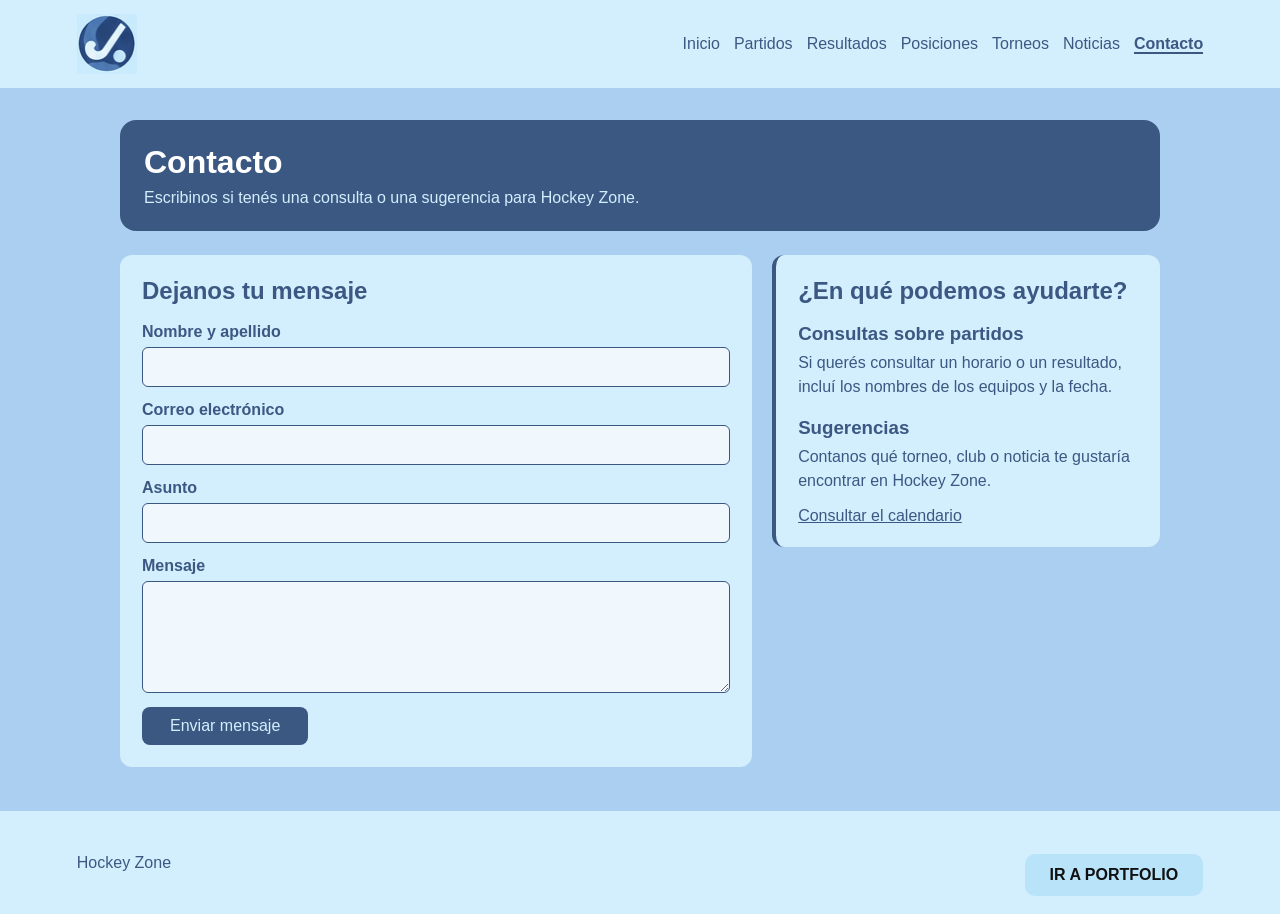
<file: contacto.html>
<!DOCTYPE html>
<html lang="es">
<head>
  <meta charset="UTF-8">
  <meta name="viewport" content="width=device-width, initial-scale=1.0">
  <link rel="stylesheet" href="../css/stylesheet.css">
  <title>Contacto | Hockey Zone</title>
</head>
<body class="pagina_contacto">
  <header>
    <a href="../index.html">
      <img class="logo" src="../img/logo.png" alt="Hockey Zone">
    </a>

    <nav>
      <ul class="nav_flex">
        <li><a href="../index.html">Inicio</a></li>
        <li><a href="partidos.html">Partidos</a></li>
        <li><a href="resultados.html">Resultados</a></li>
        <li><a href="posiciones.html">Posiciones</a></li>
        <li><a href="torneo.html">Torneos</a></li>
        <li><a href="noticias.html">Noticias</a></li>
        <li><a class="activo" href="contacto.html">Contacto</a></li>
      </ul>
    </nav>
  </header>

  <main class="contenido_contacto">
    <section class="titulo_contacto">
      <h1>Contacto</h1>
      <p>Escribinos si tenés una consulta o una sugerencia para Hockey Zone.</p>
    </section>

    <div class="bloques_contacto">
      <section class="formulario_contacto">
        <h2>Dejanos tu mensaje</h2>

        <form>
          <div class="campo_contacto">
            <label for="nombre">Nombre y apellido</label>
            <input type="text" id="nombre" name="nombre">
          </div>

          <div class="campo_contacto">
            <label for="correo">Correo electrónico</label>
            <input type="email" id="correo" name="correo">
          </div>

          <div class="campo_contacto">
            <label for="asunto">Asunto</label>
            <input type="text" id="asunto" name="asunto">
          </div>

          <div class="campo_contacto">
            <label for="mensaje">Mensaje</label>
            <textarea id="mensaje" name="mensaje" rows="5"></textarea>
          </div>

          <button class="boton" type="submit" disabled>Enviar mensaje</button>
        </form>
      </section>

      <section class="informacion_contacto">
        <h2>¿En qué podemos ayudarte?</h2>

        <h3>Consultas sobre partidos</h3>
        <p>Si querés consultar un horario o un resultado, incluí los nombres de los equipos y la fecha.</p>

        <h3>Sugerencias</h3>
        <p>Contanos qué torneo, club o noticia te gustaría encontrar en Hockey Zone.</p>

        <a href="partidos.html">Consultar el calendario</a>
      </section>
    </div>
  </main>

  <footer>
    <p>Hockey Zone</p>
    <a class="boton-portfolio" href="portfolio.html">
      IR A PORTFOLIO
    </a>
  </footer>
</body>
</html>
</file>
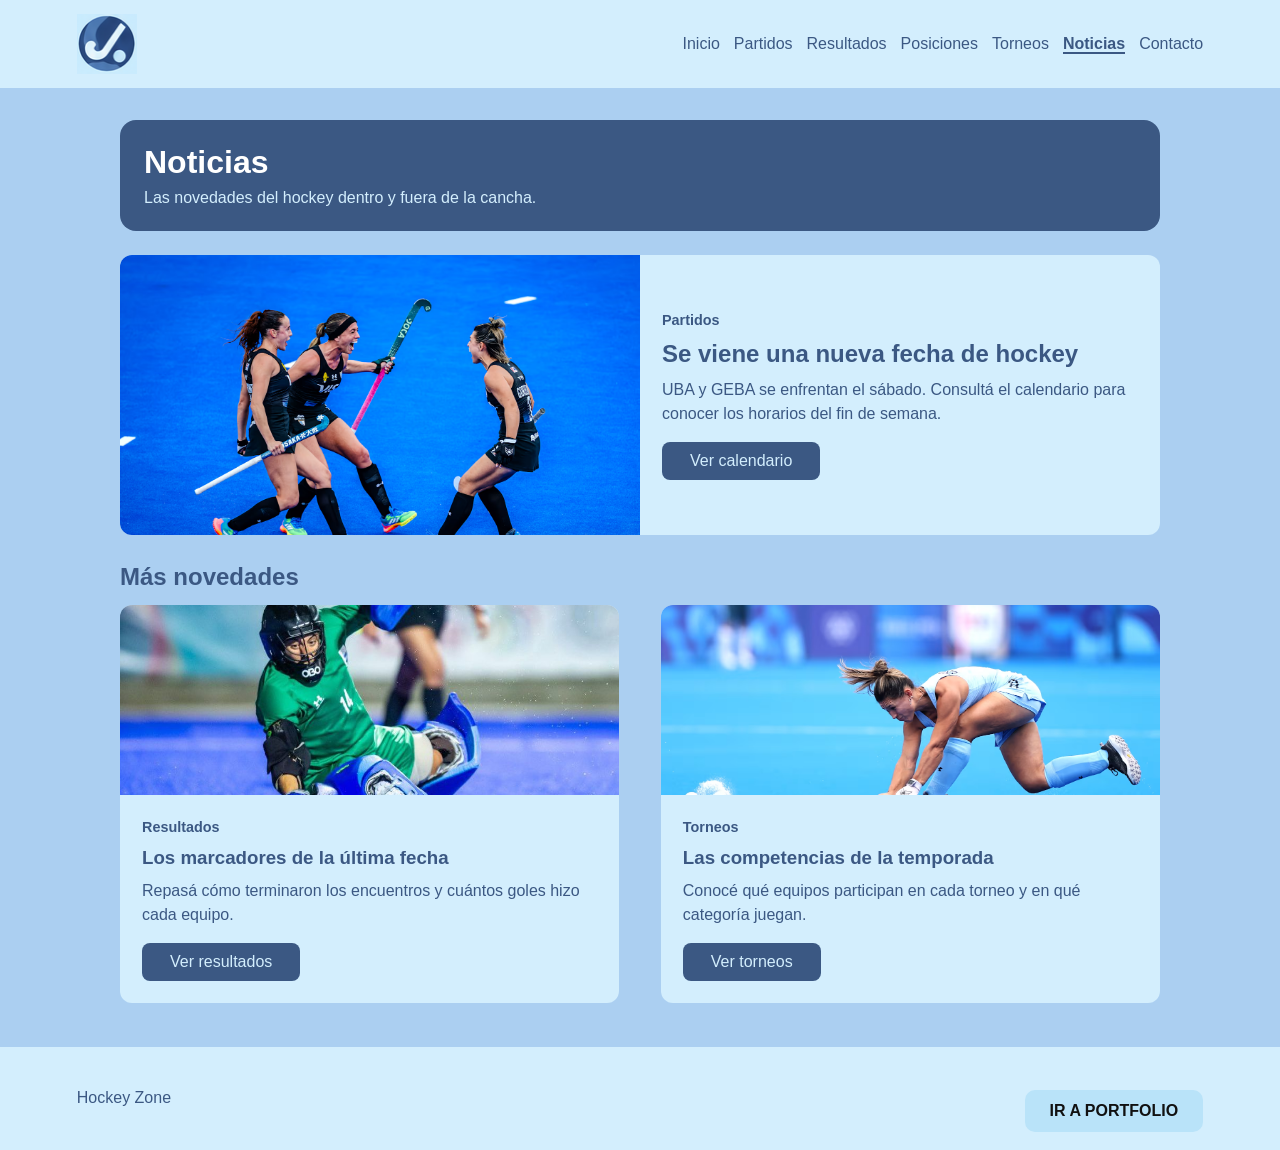
<file: noticias.html>
<!DOCTYPE html>
<html lang="es">
<head>
  <meta charset="UTF-8">
  <meta name="viewport" content="width=device-width, initial-scale=1.0">
  <link rel="stylesheet" href="../css/stylesheet.css">
  <title>Noticias | Hockey Zone</title>
</head>
<body class="pagina_noticias">
  <header>
    <a href="../index.html">
      <img class="logo" src="../img/logo.png" alt="Hockey Zone">
    </a>

    <nav>
      <ul class="nav_flex">
        <li><a href="../index.html">Inicio</a></li>
        <li><a href="partidos.html">Partidos</a></li>
        <li><a href="resultados.html">Resultados</a></li>
        <li><a href="posiciones.html">Posiciones</a></li>
        <li><a href="torneo.html">Torneos</a></li>
        <li><a class="activo" href="noticias.html">Noticias</a></li>
        <li><a href="contacto.html">Contacto</a></li>
      </ul>
    </nav>
  </header>

  <main class="contenido_noticias">
    <section class="titulo_noticias">
      <h1>Noticias</h1>
      <p>Las novedades del hockey dentro y fuera de la cancha.</p>
    </section>

    <section class="noticia_destacada">
      <img src="../img/partido.jpg" alt="Jugadoras de hockey festejando">

      <div class="texto_noticia">
        <p class="categoria_noticia">Partidos</p>
        <h2>Se viene una nueva fecha de hockey</h2>
        <p>UBA y GEBA se enfrentan el sábado. Consultá el calendario para conocer los horarios del fin de semana.</p>
        <a class="boton" href="partidos.html">Ver calendario</a>
      </div>
    </section>

    <section class="mas_noticias">
      <h2>Más novedades</h2>

      <div class="tarjetas_noticias">
        <div class="tarjeta_noticia">
          <img src="../img/arquera.jpeg" alt="Arquera de hockey con camiseta verde">

          <div class="texto_noticia">
            <p class="categoria_noticia">Resultados</p>
            <h3>Los marcadores de la última fecha</h3>
            <p>Repasá cómo terminaron los encuentros y cuántos goles hizo cada equipo.</p>
            <a class="boton" href="resultados.html">Ver resultados</a>
          </div>
        </div>

        <div class="tarjeta_noticia">
          <img src="../img/hero.jpg" alt="Jugadora de hockey con camiseta celeste">

          <div class="texto_noticia">
            <p class="categoria_noticia">Torneos</p>
            <h3>Las competencias de la temporada</h3>
            <p>Conocé qué equipos participan en cada torneo y en qué categoría juegan.</p>
            <a class="boton" href="torneo.html">Ver torneos</a>
          </div>
        </div>
      </div>
    </section>
  </main>

  <footer>
    <p>Hockey Zone</p>
    <a class="boton-portfolio" href="portfolio.html">
      IR A PORTFOLIO
    </a>
  </footer>
</body>
</html>
</file>
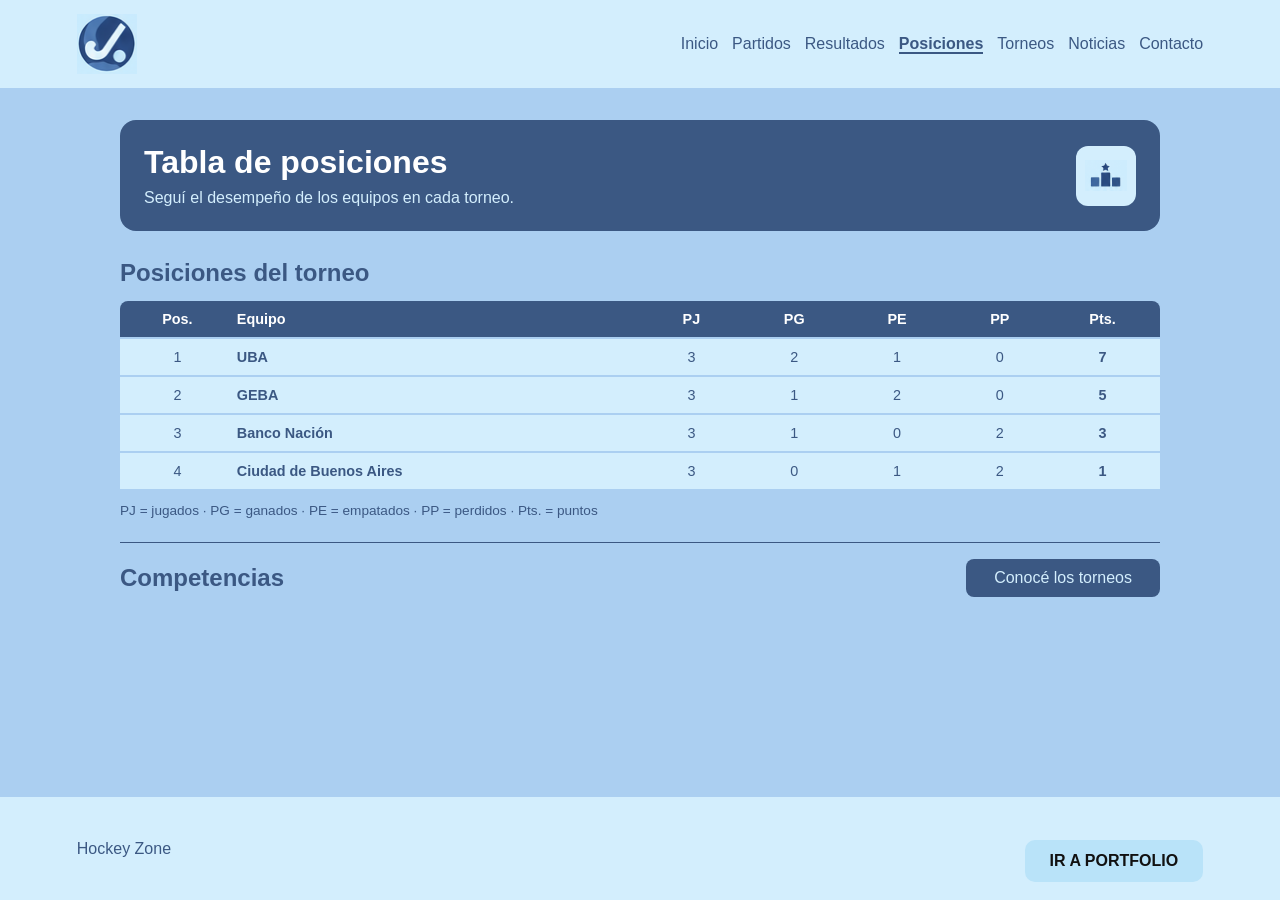
<file: posiciones.html>
<!DOCTYPE html>
<html lang="es">
<head>
  <meta charset="UTF-8">
  <meta name="viewport" content="width=device-width, initial-scale=1.0">
  <link rel="stylesheet" href="../css/stylesheet.css">
  <title>Posiciones | Hockey Zone</title>
</head>
<body class="pagina_posiciones">
  <header>
    <a href="../index.html">
      <img class="logo" src="../img/logo.png" alt="Hockey Zone">
    </a>

    <nav>
      <ul class="nav_flex">
        <li><a href="../index.html">Inicio</a></li>
        <li><a href="partidos.html">Partidos</a></li>
        <li><a href="resultados.html">Resultados</a></li>
        <li><a class="activo" href="posiciones.html">Posiciones</a></li>
        <li><a href="torneo.html">Torneos</a></li>
        <li><a href="noticias.html">Noticias</a></li>
        <li><a href="contacto.html">Contacto</a></li>
      </ul>
    </nav>
  </header>

  <main class="contenido_posiciones">
    <section class="titulo_posiciones">
      <div>
        <h1>Tabla de posiciones</h1>
        <p>Seguí el desempeño de los equipos en cada torneo.</p>
      </div>
      <img class="icono_posiciones" src="../img/posiciones.png" alt="">
    </section>

    <section class="clasificacion">
      <h2>Posiciones del torneo</h2>

      <div class="fila_posiciones encabezado_posiciones">
        <p>Pos.</p>
        <p class="nombre_equipo">Equipo</p>
        <p>PJ</p>
        <p>PG</p>
        <p>PE</p>
        <p>PP</p>
        <p>Pts.</p>
      </div>

      <div class="fila_posiciones">
        <p>1</p>
        <p class="nombre_equipo">UBA</p>
        <p>3</p>
        <p>2</p>
        <p>1</p>
        <p>0</p>
        <p class="puntos">7</p>
      </div>

      <div class="fila_posiciones">
        <p>2</p>
        <p class="nombre_equipo">GEBA</p>
        <p>3</p>
        <p>1</p>
        <p>2</p>
        <p>0</p>
        <p class="puntos">5</p>
      </div>

      <div class="fila_posiciones">
        <p>3</p>
        <p class="nombre_equipo">Banco Nación</p>
        <p>3</p>
        <p>1</p>
        <p>0</p>
        <p>2</p>
        <p class="puntos">3</p>
      </div>

      <div class="fila_posiciones">
        <p>4</p>
        <p class="nombre_equipo">Ciudad de Buenos Aires</p>
        <p>3</p>
        <p>0</p>
        <p>1</p>
        <p>2</p>
        <p class="puntos">1</p>
      </div>

      <p class="referencias_posiciones">
        PJ = jugados · PG = ganados · PE = empatados · PP = perdidos · Pts. = puntos
      </p>
    </section>

    <section class="enlace_torneos">
      <h2>Competencias</h2>
      <a class="boton" href="torneo.html">Conocé los torneos</a>
    </section>
  </main>

  <footer>
    <p>Hockey Zone</p>
    <a class="boton-portfolio" href="portfolio.html">
      IR A PORTFOLIO
    </a>
  </footer>
</body>
</html>
</file>
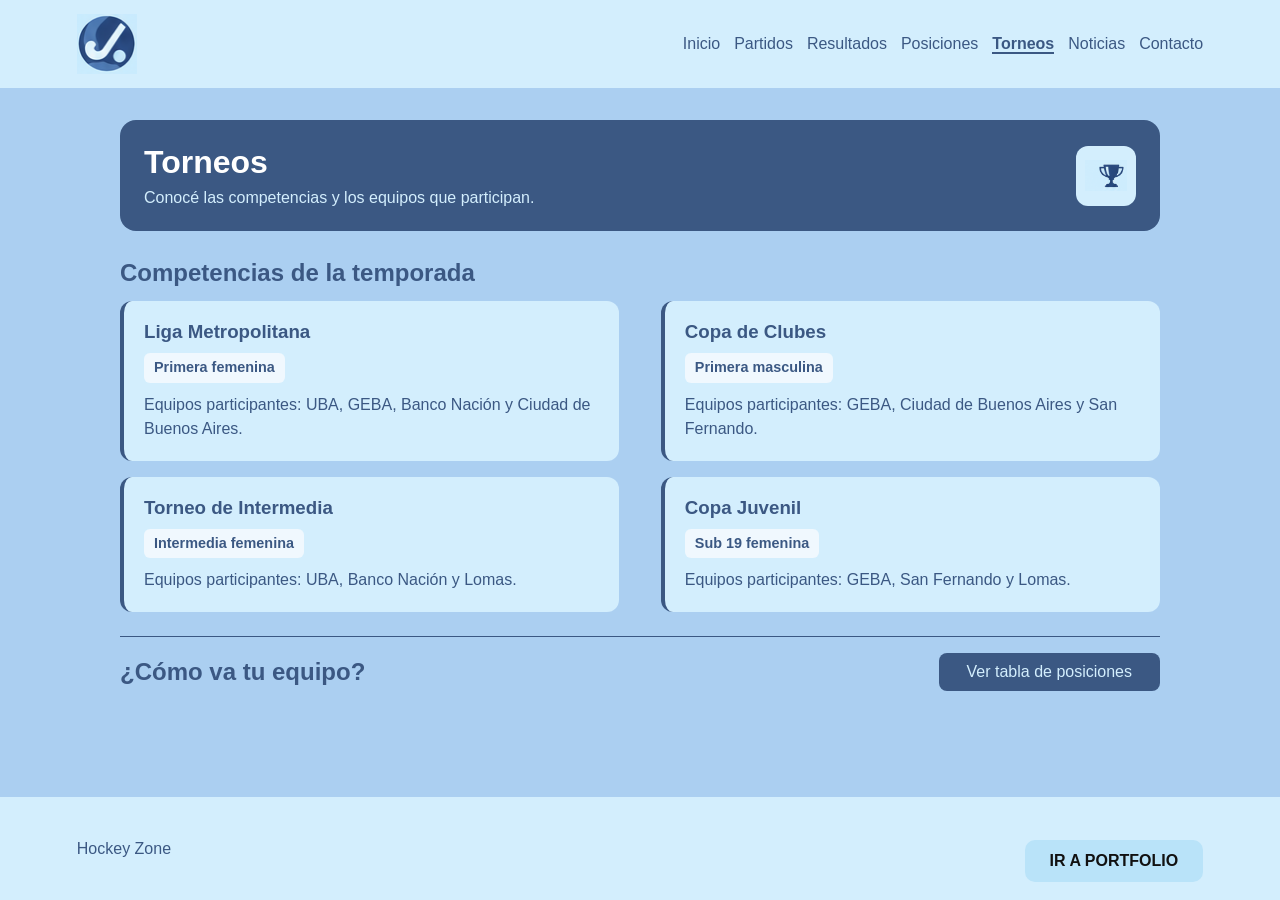
<file: torneo.html>
<!DOCTYPE html>
<html lang="es">
<head>
  <meta charset="UTF-8">
  <meta name="viewport" content="width=device-width, initial-scale=1.0">
  <link rel="stylesheet" href="../css/stylesheet.css">
  <title>Torneos | Hockey Zone</title>
</head>
<body class="pagina_torneos">
  <header>
    <a href="../index.html">
      <img class="logo" src="../img/logo.png" alt="Hockey Zone">
    </a>

    <nav>
      <ul class="nav_flex">
        <li><a href="../index.html">Inicio</a></li>
        <li><a href="partidos.html">Partidos</a></li>
        <li><a href="resultados.html">Resultados</a></li>
        <li><a href="posiciones.html">Posiciones</a></li>
        <li><a class="activo" href="torneo.html">Torneos</a></li>
        <li><a href="noticias.html">Noticias</a></li>
        <li><a href="contacto.html">Contacto</a></li>
      </ul>
    </nav>
  </header>

  <main class="contenido_torneos">
    <section class="titulo_torneos">
      <div>
        <h1>Torneos</h1>
        <p>Conocé las competencias y los equipos que participan.</p>
      </div>

      <img class="icono_torneos" src="../img/trofeo.png" alt="">
    </section>

    <section class="competencias_torneos">
      <h2>Competencias de la temporada</h2>

      <div class="tarjetas_torneos">
        <div class="tarjeta_torneo">
          <h3>Liga Metropolitana</h3>
          <p class="categoria_torneo">Primera femenina</p>
          <p>Equipos participantes: UBA, GEBA, Banco Nación y Ciudad de Buenos Aires.</p>
        </div>

        <div class="tarjeta_torneo">
          <h3>Copa de Clubes</h3>
          <p class="categoria_torneo">Primera masculina</p>
          <p>Equipos participantes: GEBA, Ciudad de Buenos Aires y San Fernando.</p>
        </div>

        <div class="tarjeta_torneo">
          <h3>Torneo de Intermedia</h3>
          <p class="categoria_torneo">Intermedia femenina</p>
          <p>Equipos participantes: UBA, Banco Nación y Lomas.</p>
        </div>

        <div class="tarjeta_torneo">
          <h3>Copa Juvenil</h3>
          <p class="categoria_torneo">Sub 19 femenina</p>
          <p>Equipos participantes: GEBA, San Fernando y Lomas.</p>
        </div>
      </div>
    </section>

    <section class="enlace_posiciones">
      <h2>¿Cómo va tu equipo?</h2>
      <a class="boton" href="posiciones.html">Ver tabla de posiciones</a>
    </section>
  </main>

  <footer>
    <p>Hockey Zone</p>
    <a class="boton-portfolio" href="portfolio.html">
      IR A PORTFOLIO
    </a>
  </footer>
</body>
</html>
</file>
<file: css/stylesheet.css>
* {
    margin: 0;
    padding: 0;
    box-sizing: border-box;
}

/* ESTILO DE FUENTE */
h1, h2, h3, h4, h5, h6, p, a {
    font-family: "Clarity City", sans-serif;
    color: #3b5883;
}

body {
    background-color: #abcff1;
}

p {
    font-size: 1rem;
    margin: 12px 0 24px 0;
}

/* ENCABEZADO */
header {
    height: 90px;
    padding: 15px 6%;
    background-color: #d3eefd;
}

.logo {
    width: 60px;
    height: 60px;
    float: left;
}

nav {
    float: right;
    margin-top: 20px;
}

nav a {
    margin-left: 18px;
}

/* CONTENIDO PRINCIPAL */
main {
    background-color: #abcff1;
}

/* PORTADA */
.portada {
    height: 400px;
    background-color: #abcff1;
}

.texto_portada {
    width: 50%;
    height: 400px;
    padding: 60px 6%;
    float: left;
}

h1 {
    font-size: 3rem;
}

.imagen_portada {
    width: 50%;
    height: 400px;
    float: left;
}

.imagen_portada img {
    width: 100%;
    height: 400px;
    object-fit: cover;
}

/* BOTONES */
.boton {
    padding: 10px 28px;
    background-color: #3b5883;
    color: #d3eefd;
}

/* CUATRO ACCESOS */
.accesos {
    height: 360px;
    padding: 20px 4%;
    background-color: #abcff1;
}

.accesos h2, .actividad h2 {
    text-align: center;
    margin-bottom: 20px;
}

.tarjeta {
    width: 23%;
    height: 270px;
    margin: 0 1%;
    padding: 18px;
    border: 1px solid #abcff1;
    background-color: #d3eefd;
    text-align: center;
    float: left;
}

.tarjeta img {
    width: 80px;
    height: 80px;
    margin-bottom: 10px;
}

.tarjeta p {
    font-size: 0.9rem;
}

/* ARTÍCULOS */
.actividad {
    height: 520px;
    padding: 30px 5%;
    background-color: #abcff1;
}

article {
    width: 48%;
    height: 400px;
    margin: 0 1%;
    background-color: #d3eefd;
    float: left;
}

article img {
    width: 100%;
    height: 220px;
    object-fit: cover;
}

.texto_articulo {
    padding: 20px;
}

/* NOTICIAS */
.noticias {
    height: 210px;
    padding: 35px 6%;
    background-color: #d3eefd;
}

/* DESTACADO */
aside {
    height: 100px;
    padding: 20px 6%;
    background-color: #abcff1;
}

aside h2 {
    margin-bottom: 10px;
}

/* PIE DE PÁGINA */
footer {
    height: 100px;
    padding: 20px 6%;
    background-color: #d3eefd;
}

footer p {
    float: left;
    margin: 20px;
}

/* PÁGINA DE PARTIDOS */

.pagina_partidos {
    background-color: #abcff1;
}

/* Encabezado y menú */

.pagina_partidos header {
    height: auto;
    display: flex;
    justify-content: space-between;
    align-items: center;
    flex-wrap: wrap;
    gap: 16px;
    padding: 14px 6%;
    background-color: #d3eefd;
}

.pagina_partidos .logo {
    float: none;
    display: block;
    width: 60px;
    height: 60px;
    object-fit: contain;
}

.pagina_partidos nav {
    float: none;
    margin: 0;
    display: flex;
    flex-wrap: wrap;
    gap: 8px 18px;
}

.pagina_partidos nav a {
    margin: 0;
    padding: 6px 0;
    border-bottom: 2px solid transparent;
    text-decoration: none;
}

.pagina_partidos nav a:hover,
.pagina_partidos nav a.activo {
    border-bottom-color: #3b5883;
}

.pagina_partidos nav a.activo {
    font-weight: bold;
}

/* Título de la página */

.contenido_partidos {
    width: 88%;
    max-width: 1040px;
    margin: 0 auto;
    padding: 32px 0 44px;
}

.titulo_partidos {
    display: flex;
    justify-content: space-between;
    align-items: center;
    gap: 20px;
    padding: 28px 32px;
    border-radius: 16px;
    background-color: #3b5883;
}

.titulo_partidos h1 {
    color: white;
    font-size: 2.5rem;
}

.titulo_partidos p {
    color: #d3eefd;
    margin: 10px 0 0;
}

.icono_calendario {
    width: 72px;
    height: 72px;
    padding: 12px;
    background-color: #d3eefd;
    border-radius: 14px;
    object-fit: contain;
}

/* Filas del calendario */

.calendario_partidos {
    margin-top: 28px;
}

.calendario_partidos h2 {
    margin-bottom: 14px;
}

.pagina_partidos .partido {
    float: none;
    width: 100%;
    height: auto;
    display: flex;
    align-items: center;
    flex-wrap: wrap;
    gap: 12px 20px;
    margin: 0 0 12px;
    padding: 16px 20px;
    border-left: 4px solid #3b5883;
    border-radius: 12px;
    background-color: #d3eefd;
}

.fecha_partido {
    min-width: 100px;
    padding: 8px 12px;
    border-radius: 8px;
    background-color: #f0f8fe;
    text-align: center;
}

.fecha_partido .numero_dia {
    font-size: 1.65rem;
    font-weight: bold;
}

.equipo_partido {
    flex: 1;
    min-width: 180px;
}

.equipo_partido h3 {
    font-size: 1.2rem;
}

.pagina_partidos .partido p {
    margin: 0;
}

.pagina_partidos .equipo_partido p {
    margin-top: 5px;
}

.pagina_partidos .hora_partido {
    padding: 7px 12px;
    border-radius: 8px;
    background-color: #3b5883;
    color: white;
    font-weight: bold;
}

/* Partidos anteriores y pie de página */

.pagina_partidos .partidos_anteriores {
    height: auto;
    margin-top: 24px;
    padding: 16px 20px;
    display: flex;
    justify-content: space-between;
    align-items: center;
    flex-wrap: wrap;
    gap: 12px;
    border-top: 1px solid #3b5883;
}

.partidos_anteriores h2 {
    margin: 0;
    font-size: 1.15rem;
}

.partidos_anteriores .boton {
    display: inline-block;
    border-radius: 8px;
    text-decoration: none;
}

.pagina_partidos footer {
    height: auto;
    padding: 18px 6%;
    text-align: center;
}

.pagina_partidos footer p {
    float: none;
    margin: 0;
}

/* Pantallas chicas */

@media (max-width: 600px) {
    .titulo_partidos {
        padding: 20px;
    }

    .titulo_partidos h1 {
        font-size: 1.75rem;
    }

    .icono_calendario {
        width: 48px;
        height: 48px;
        padding: 7px;
    }
}

/* PÁGINA DE RESULTADOS */

.pagina_resultados {
    background-color: #abcff1;
}

/* Encabezado y menú */

.pagina_resultados header {
    height: auto;
    display: flex;
    justify-content: space-between;
    align-items: center;
    flex-wrap: wrap;
    gap: 16px;
    padding: 14px 6%;
    background-color: #d3eefd;
}

.pagina_resultados .logo {
    float: none;
    display: block;
    width: 60px;
    height: 60px;
    object-fit: contain;
}

.pagina_resultados nav {
    float: none;
    margin: 0;
    display: flex;
    flex-wrap: wrap;
    gap: 8px 18px;
}

.pagina_resultados nav a {
    margin: 0;
    padding: 6px 0;
    border-bottom: 2px solid transparent;
    text-decoration: none;
}

.pagina_resultados nav a:hover,
.pagina_resultados nav a.activo {
    border-bottom-color: #3b5883;
}

.pagina_resultados nav a.activo {
    font-weight: bold;
}

/* Título de la página */

.contenido_resultados {
    width: 88%;
    max-width: 1040px;
    margin: 0 auto;
    padding: 32px 0 44px;
}

.titulo_resultados {
    display: flex;
    justify-content: space-between;
    align-items: center;
    gap: 20px;
    padding: 28px 32px;
    border-radius: 16px;
    background-color: #3b5883;
}

.titulo_resultados h1 {
    color: white;
    font-size: 2.5rem;
}

.titulo_resultados p {
    color: #d3eefd;
    margin: 10px 0 0;
}

.icono_resultados {
    width: 72px;
    height: 72px;
    padding: 12px;
    border-radius: 14px;
    background-color: #d3eefd;
    object-fit: contain;
}

/* Filas de resultados */

.lista_resultados {
    margin-top: 28px;
}

.lista_resultados h2 {
    margin-bottom: 14px;
}

.pagina_resultados .fila_resultado {
    float: none;
    width: 100%;
    height: auto;
    display: flex;
    align-items: center;
    gap: 16px;
    margin: 0 0 12px;
    padding: 16px 20px;
    border-left: 4px solid #3b5883;
    border-radius: 12px;
    background-color: #d3eefd;
}

.pagina_resultados .fila_resultado p {
    margin: 0;
}

.fecha_resultado {
    width: 155px;
    font-size: 0.9rem;
}

.marcador_resultado {
    flex: 1;
    min-width: 0;
    display: flex;
    align-items: center;
    gap: 12px;
    font-size: 1.1rem;
}

.equipo_local,
.equipo_visitante {
    flex: 1;
    min-width: 0;
    overflow-wrap: break-word;
}

.equipo_local {
    text-align: right;
}

.goles {
    padding: 8px 14px;
    border-radius: 8px;
    background-color: #3b5883;
    color: white;
    font-size: 1.3rem;
    white-space: nowrap;
}

.estado_resultado {
    padding: 6px 10px;
    border-radius: 8px;
    background-color: #f0f8fe;
    font-size: 0.85rem;
}

/* Enlace a próximos partidos y pie de página */

.pagina_resultados .enlace_partidos {
    height: auto;
    display: flex;
    justify-content: space-between;
    align-items: center;
    flex-wrap: wrap;
    gap: 12px;
    margin-top: 24px;
    padding: 16px 20px;
    border-top: 1px solid #3b5883;
}

.enlace_partidos h2 {
    margin: 0;
    font-size: 1.15rem;
}

.enlace_partidos .boton {
    display: inline-block;
    border-radius: 8px;
    text-decoration: none;
}

.pagina_resultados footer {
    height: auto;
    padding: 18px 6%;
    text-align: center;
}

.pagina_resultados footer p {
    float: none;
    margin: 0;
}

/* Pantallas chicas */

@media (max-width: 700px) {
    .titulo_resultados {
        padding: 20px;
    }

    .titulo_resultados h1 {
        font-size: 1.75rem;
    }

    .icono_resultados {
        width: 48px;
        height: 48px;
        padding: 7px;
    }

    .pagina_resultados .fila_resultado {
        flex-direction: column;
        gap: 10px;
        padding: 14px 12px;
    }

    .fecha_resultado {
        width: auto;
        text-align: center;
    }

    .marcador_resultado {
        width: 100%;
        gap: 8px;
        font-size: 1rem;
    }

    .goles {
        padding: 6px 10px;
    }
}

/* PÁGINA DE POSICIONES */

.pagina_posiciones header {
    height: auto;
    display: flex;
    justify-content: space-between;
    align-items: center;
    flex-wrap: wrap;
    gap: 16px;
    padding: 14px 6%;
    background-color: #d3eefd;
}

.pagina_posiciones .logo {
    float: none;
    display: block;
    width: 60px;
    height: 60px;
    object-fit: contain;
}

.pagina_posiciones nav {
    float: none;
    margin: 0;
}

.pagina_posiciones .nav_flex {
    display: flex;
    flex-wrap: wrap;
    gap: 14px;
}

.pagina_posiciones .nav_flex li {
    list-style: none;
}

.pagina_posiciones nav a {
    margin: 0;
    text-decoration: none;
}

.pagina_posiciones nav .activo {
    font-weight: bold;
    border-bottom: 2px solid #3b5883;
}

/* TÍTULO */

.contenido_posiciones {
    width: 88%;
    max-width: 1040px;
    margin: 0 auto;
    padding: 32px 0 44px;
}

.titulo_posiciones {
    display: flex;
    justify-content: space-between;
    align-items: center;
    gap: 16px;
    padding: 24px;
    border-radius: 16px;
    background-color: #3b5883;
}

.titulo_posiciones h1 {
    color: white;
    font-size: 2rem;
}

.titulo_posiciones p {
    color: #d3eefd;
    margin: 8px 0 0;
}

.icono_posiciones {
    width: 60px;
    height: 60px;
    padding: 9px;
    border-radius: 12px;
    background-color: #d3eefd;
    object-fit: contain;
}

/* TABLA DE POSICIONES */

.clasificacion {
    margin-top: 28px;
}

.clasificacion h2 {
    margin-bottom: 14px;
}

.fila_posiciones {
    display: flex;
    align-items: center;
    padding: 10px 6px;
    background-color: #d3eefd;
    border-bottom: 2px solid #abcff1;
}

.fila_posiciones p {
    width: 10%;
    margin: 0;
    text-align: center;
    font-size: 0.9rem;
}

.fila_posiciones .nombre_equipo {
    width: 40%;
    padding: 0 8px;
    text-align: left;
    font-weight: bold;
}

.encabezado_posiciones {
    background-color: #3b5883;
    border-radius: 8px 8px 0 0;
}

.encabezado_posiciones p {
    color: white;
    font-weight: bold;
}

.fila_posiciones .puntos {
    font-weight: bold;
}

.referencias_posiciones {
    margin: 12px 0 0;
    font-size: 0.85rem;
}

/* ENLACE A TORNEOS */

.enlace_torneos {
    display: flex;
    justify-content: space-between;
    align-items: center;
    flex-wrap: wrap;
    gap: 12px;
    margin-top: 24px;
    padding: 16px 0;
    border-top: 1px solid #3b5883;
}

.enlace_torneos .boton {
    display: inline-block;
    border-radius: 8px;
    text-decoration: none;
}

/* PIE DE PÁGINA */

.pagina_posiciones footer {
    height: auto;
    padding: 18px 6%;
    text-align: center;
}

.pagina_posiciones footer p {
    float: none;
    margin: 0;
}

/* PÁGINA DE TORNEOS */

.pagina_torneos header {
    height: auto;
    display: flex;
    justify-content: space-between;
    align-items: center;
    flex-wrap: wrap;
    gap: 16px;
    padding: 14px 6%;
    background-color: #d3eefd;
}

.pagina_torneos .logo {
    float: none;
    display: block;
    width: 60px;
    height: 60px;
    object-fit: contain;
}

.pagina_torneos nav {
    float: none;
    margin: 0;
}

.pagina_torneos .nav_flex {
    display: flex;
    flex-wrap: wrap;
    gap: 14px;
}

.pagina_torneos .nav_flex li {
    list-style: none;
}

.pagina_torneos nav a {
    margin: 0;
    text-decoration: none;
}

.pagina_torneos nav .activo {
    font-weight: bold;
    border-bottom: 2px solid #3b5883;
}

/* TÍTULO */

.contenido_torneos {
    width: 88%;
    max-width: 1040px;
    margin: 0 auto;
    padding: 32px 0 44px;
}

.titulo_torneos {
    display: flex;
    justify-content: space-between;
    align-items: center;
    gap: 16px;
    padding: 24px;
    border-radius: 16px;
    background-color: #3b5883;
}

.titulo_torneos h1 {
    color: white;
    font-size: 2rem;
}

.titulo_torneos p {
    color: #d3eefd;
    margin: 8px 0 0;
}

.icono_torneos {
    width: 60px;
    height: 60px;
    padding: 9px;
    border-radius: 12px;
    background-color: #d3eefd;
    object-fit: contain;
}

/* TARJETAS DE COMPETENCIAS */

.competencias_torneos {
    margin-top: 28px;
}

.competencias_torneos h2 {
    margin-bottom: 14px;
}

.tarjetas_torneos {
    display: flex;
    justify-content: space-between;
    flex-wrap: wrap;
    gap: 16px;
}

.pagina_torneos .tarjeta_torneo {
    width: 48%;
    padding: 20px;
    border-left: 4px solid #3b5883;
    border-radius: 12px;
    background-color: #d3eefd;
}

.tarjeta_torneo p {
    margin: 10px 0 0;
    line-height: 1.5;
}

.tarjeta_torneo .categoria_torneo {
    display: inline-block;
    padding: 4px 10px;
    border-radius: 6px;
    background-color: #f0f8fe;
    font-size: 0.9rem;
    font-weight: bold;
}

/* ENLACE A POSICIONES Y PIE DE PÁGINA */

.enlace_posiciones {
    display: flex;
    justify-content: space-between;
    align-items: center;
    flex-wrap: wrap;
    gap: 12px;
    margin-top: 24px;
    padding: 16px 0;
    border-top: 1px solid #3b5883;
}

.enlace_posiciones .boton {
    display: inline-block;
    border-radius: 8px;
    text-decoration: none;
}

.pagina_torneos footer {
    height: auto;
    padding: 18px 6%;
    text-align: center;
}

.pagina_torneos footer p {
    float: none;
    margin: 0;
}

@media (max-width: 600px) {
    .pagina_torneos .tarjeta_torneo {
        width: 100%;
    }
}

/* PÁGINA DE NOTICIAS */

.pagina_noticias header {
    height: auto;
    display: flex;
    justify-content: space-between;
    align-items: center;
    flex-wrap: wrap;
    gap: 16px;
    padding: 14px 6%;
    background-color: #d3eefd;
}

.pagina_noticias .logo {
    float: none;
    display: block;
    width: 60px;
    height: 60px;
    object-fit: contain;
}

.pagina_noticias nav {
    float: none;
    margin: 0;
}

.pagina_noticias .nav_flex {
    display: flex;
    flex-wrap: wrap;
    gap: 14px;
}

.pagina_noticias .nav_flex li {
    list-style: none;
}

.pagina_noticias nav a {
    margin: 0;
    text-decoration: none;
}

.pagina_noticias nav .activo {
    font-weight: bold;
    border-bottom: 2px solid #3b5883;
}

/* TÍTULO */

.contenido_noticias {
    width: 88%;
    max-width: 1040px;
    margin: 0 auto;
    padding: 32px 0 44px;
}

.titulo_noticias {
    padding: 24px;
    border-radius: 16px;
    background-color: #3b5883;
}

.titulo_noticias h1 {
    color: white;
    font-size: 2rem;
}

.titulo_noticias p {
    color: #d3eefd;
    margin: 8px 0 0;
}

/* NOTICIA DESTACADA */

.noticia_destacada {
    display: flex;
    align-items: center;
    margin-top: 24px;
    border-radius: 12px;
    background-color: #d3eefd;
    overflow: hidden;
}

.noticia_destacada img {
    display: block;
    width: 50%;
    height: 280px;
    object-fit: cover;
}

.noticia_destacada .texto_noticia {
    width: 50%;
}

.texto_noticia {
    padding: 22px;
}

.texto_noticia p {
    margin: 10px 0 16px;
    line-height: 1.5;
}

.texto_noticia .categoria_noticia {
    margin: 0 0 8px;
    font-size: 0.9rem;
    font-weight: bold;
}

.texto_noticia .boton {
    display: inline-block;
    border-radius: 8px;
    text-decoration: none;
}

/* TARJETAS DE NOTICIAS */

.mas_noticias {
    margin-top: 28px;
}

.mas_noticias h2 {
    margin-bottom: 14px;
}

.tarjetas_noticias {
    display: flex;
    justify-content: space-between;
    flex-wrap: wrap;
    gap: 16px;
}

.tarjeta_noticia {
    width: 48%;
    border-radius: 12px;
    background-color: #d3eefd;
    overflow: hidden;
}

.tarjeta_noticia img {
    display: block;
    width: 100%;
    height: 190px;
    object-fit: cover;
}

/* PIE DE PÁGINA */

.pagina_noticias footer {
    height: auto;
    padding: 18px 6%;
    text-align: center;
}

.pagina_noticias footer p {
    float: none;
    margin: 0;
}

/* PANTALLAS CHICAS */

@media (max-width: 650px) {
    .noticia_destacada {
        flex-direction: column;
    }

    .noticia_destacada img,
    .noticia_destacada .texto_noticia,
    .tarjeta_noticia {
        width: 100%;
    }

    .noticia_destacada img {
        height: 200px;
    }
}

/* PÁGINA DE CONTACTO */

.pagina_contacto header {
    height: auto;
    display: flex;
    justify-content: space-between;
    align-items: center;
    flex-wrap: wrap;
    gap: 16px;
    padding: 14px 6%;
    background-color: #d3eefd;
}

.pagina_contacto .logo {
    float: none;
    display: block;
    width: 60px;
    height: 60px;
    object-fit: contain;
}

.pagina_contacto nav {
    float: none;
    margin: 0;
}

.pagina_contacto .nav_flex {
    display: flex;
    flex-wrap: wrap;
    gap: 14px;
}

.pagina_contacto .nav_flex li {
    list-style: none;
}

.pagina_contacto nav a {
    margin: 0;
    text-decoration: none;
}

.pagina_contacto nav .activo {
    font-weight: bold;
    border-bottom: 2px solid #3b5883;
}

/* TÍTULO */

.contenido_contacto {
    width: 88%;
    max-width: 1040px;
    margin: 0 auto;
    padding: 32px 0 44px;
}

.titulo_contacto {
    padding: 24px;
    border-radius: 16px;
    background-color: #3b5883;
}

.titulo_contacto h1 {
    color: white;
    font-size: 2rem;
}

.titulo_contacto p {
    color: #d3eefd;
    margin: 8px 0 0;
}

/* FORMULARIO E INFORMACIÓN */

.pagina_contacto .bloques_contacto {
    display: flex;
    align-items: flex-start;
    gap: 20px;
    margin-top: 24px;
}

.pagina_contacto .formulario_contacto,
.pagina_contacto .informacion_contacto {
    padding: 22px;
    border-radius: 12px;
    background-color: #d3eefd;
}

.pagina_contacto .formulario_contacto {
    width: 62%;
}

.pagina_contacto .informacion_contacto {
    width: 38%;
    border-left: 4px solid #3b5883;
}

.formulario_contacto h2 {
    margin-bottom: 18px;
}

.campo_contacto {
    margin-bottom: 14px;
}

.campo_contacto label {
    display: block;
    margin-bottom: 6px;
    font-family: "Clarity City", sans-serif;
    font-weight: bold;
    color: #3b5883;
}

.campo_contacto input,
.campo_contacto textarea {
    display: block;
    width: 100%;
    padding: 10px;
    border: 1px solid #3b5883;
    border-radius: 6px;
    background-color: #f0f8fe;
    color: #3b5883;
    font-family: "Clarity City", sans-serif;
    font-size: 1rem;
}

.campo_contacto textarea {
    resize: vertical;
}

.formulario_contacto .boton {
    border: 0;
    border-radius: 8px;
    font-family: "Clarity City", sans-serif;
    font-size: 1rem;
}

.informacion_contacto h3 {
    margin-top: 18px;
}

.informacion_contacto p {
    margin: 6px 0 14px;
    line-height: 1.5;
}

/* PIE DE PÁGINA */

.pagina_contacto footer {
    height: auto;
    padding: 18px 6%;
    text-align: center;
}

.pagina_contacto footer p {
    float: none;
    margin: 0;
}

@media (max-width: 650px) {
    .pagina_contacto .bloques_contacto {
        flex-direction: column;
    }

    .pagina_contacto .formulario_contacto,
    .pagina_contacto .informacion_contacto {
        width: 100%;
    }
}
.boton-portfolio {
    display: inline-block;
    margin-top: 25px;
    padding: 12px 25px;
    background-color: #b9e3f9;
    color: #111111;
    font-size: 16px;
    font-weight: bold;
    text-decoration: none;
    border-radius: 10px;
}

.boton-portfolio:hover {
    background-color: #b9e3f9;
}
footer {
    display: flex;
    align-items: center;
}

footer .boton-portfolio {
    margin-left: auto;
}

body {
    min-height: 100vh;
    display: flex;
    flex-direction: column;
}

footer {
    margin-top: auto;
}
</file>
